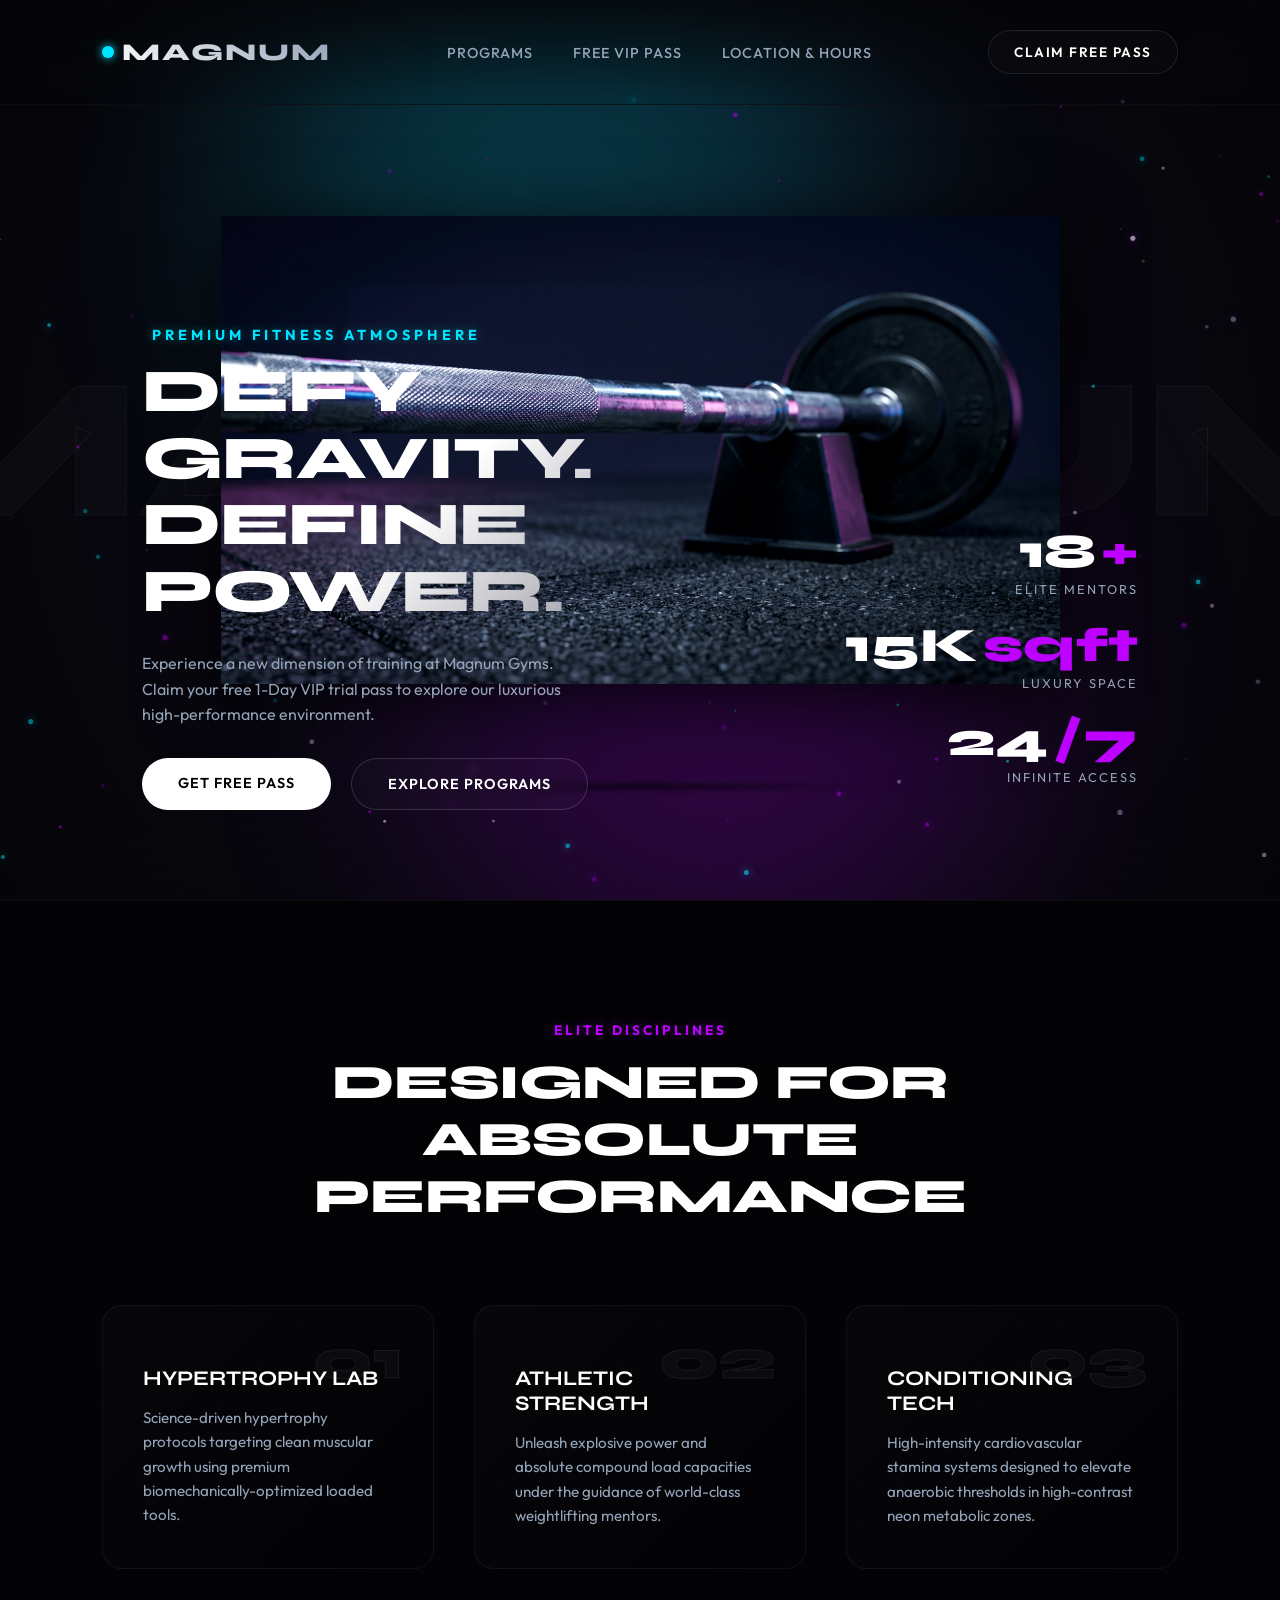
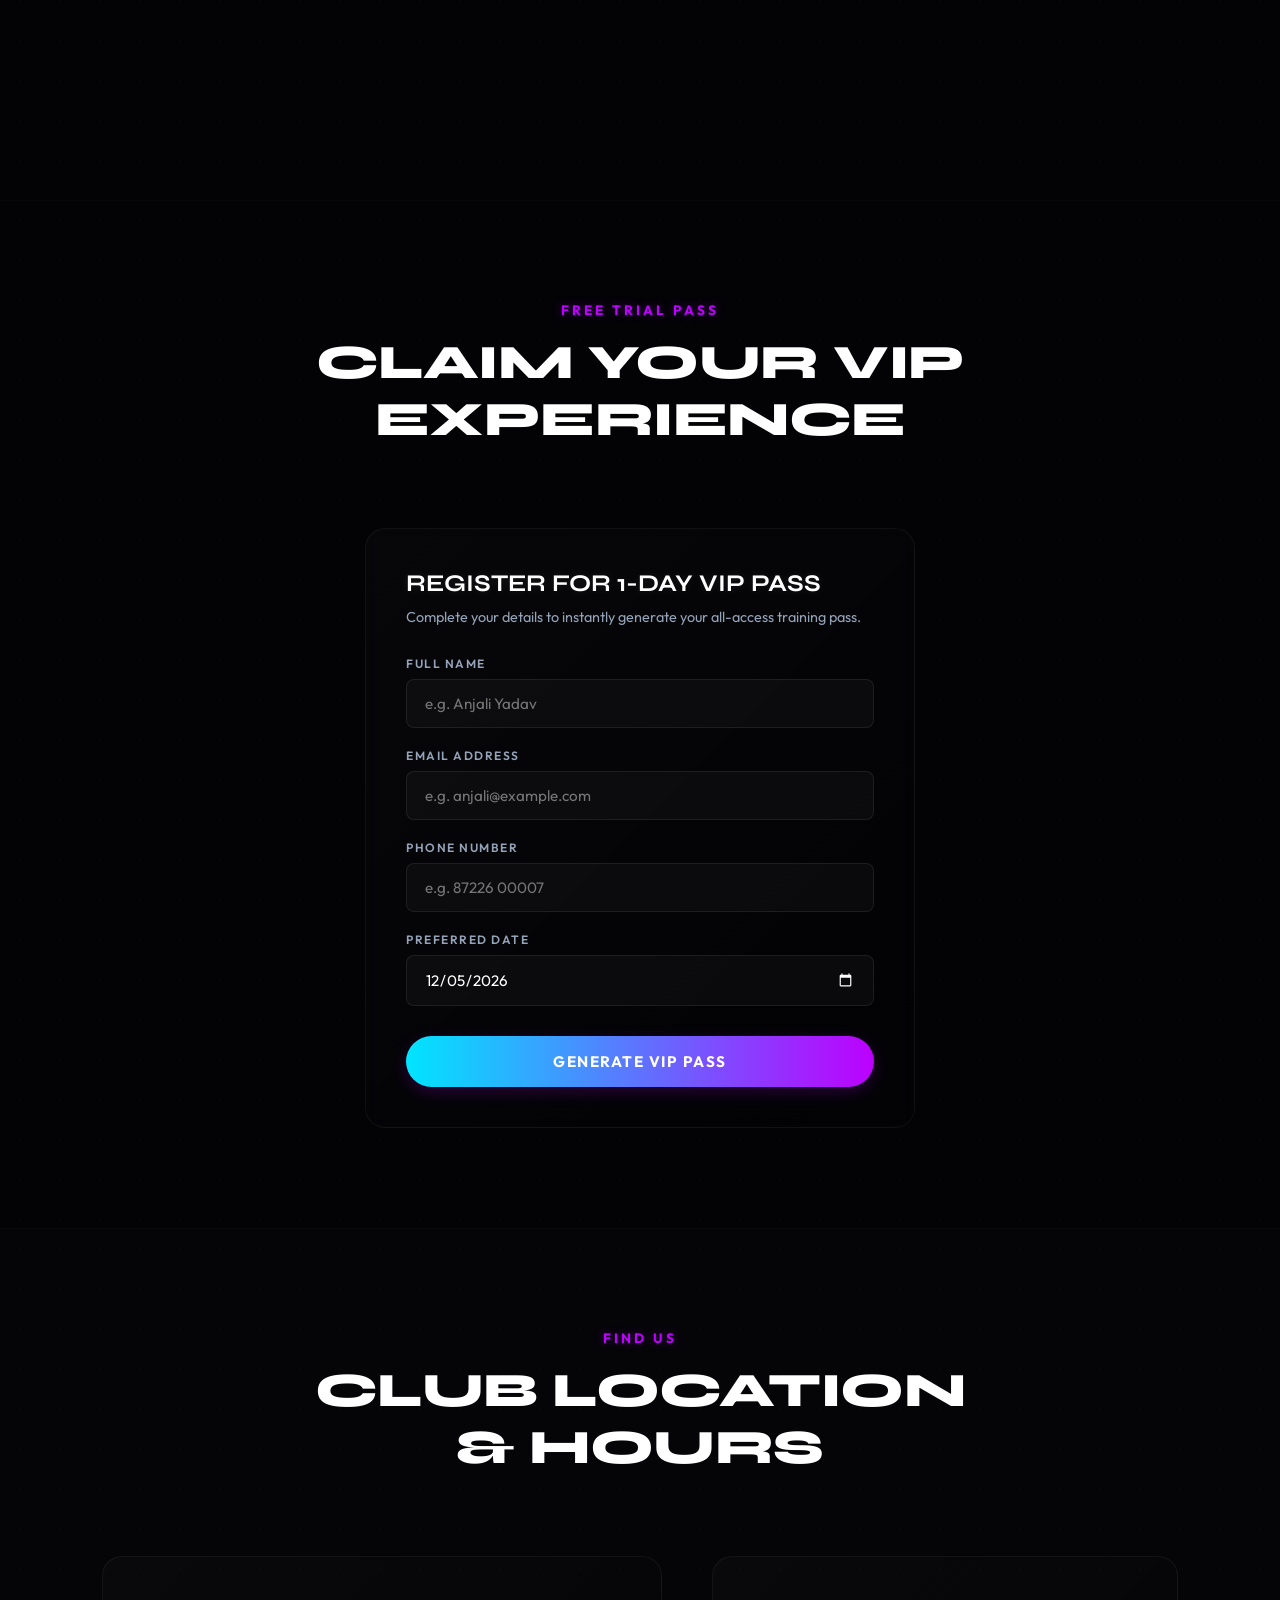
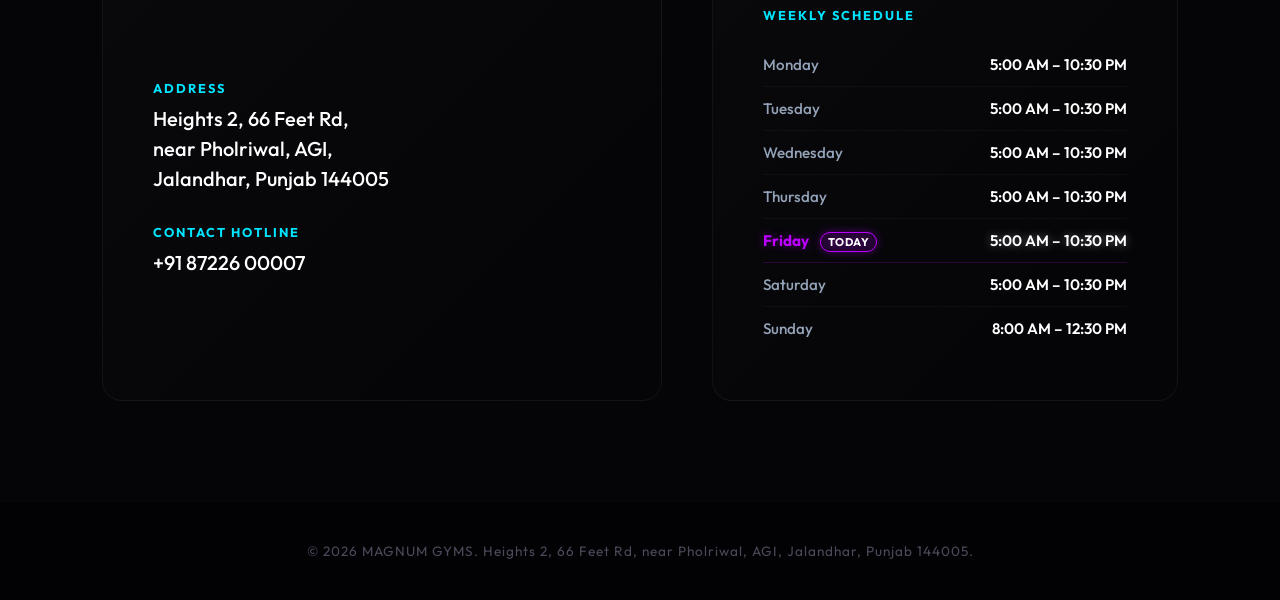
<file: index.html>
<!DOCTYPE html>
<html lang="en">
<head>
    <meta charset="UTF-8">
    <meta name="viewport" content="width=device-width, initial-scale=1.0">
    <title>MAGNUM GYMS | Premium Cinematic Fitness Experience</title>
    <meta name="description" content="Elevate your physical potential with Magnum Gyms. Claim your free 1-Day VIP pass and experience our luxury gym in Jalandhar, Punjab.">
    <link rel="stylesheet" href="style.css">
</head>
<body>

    <!-- Atmospheric elements -->
    <div class="atmosphere">
        <div class="grid-overlay"></div>
        <div class="light-beam light-beam-left"></div>
        <div class="light-beam light-beam-right"></div>
        <div class="ambient-glow glow-blue"></div>
        <div class="ambient-glow glow-purple"></div>
    </div>

    <!-- Interactive Canvas for Floating Dust Particles -->
    <canvas id="dust-canvas"></canvas>

    <!-- Header Navigation -->
    <header>
        <a href="#" class="logo" id="header-logo">Magnum</a>
        <nav>
            <ul>
                <li><a href="#training" id="nav-training">Programs</a></li>
                <li><a href="#free-trial" id="nav-trial">Free VIP Pass</a></li>
                <li><a href="#location" id="nav-location">Location & Hours</a></li>
            </ul>
        </nav>
        <a href="#free-trial" class="cta-header" id="nav-cta">Claim Free Pass</a>
    </header>

    <!-- Hero Viewport -->
    <main>
        <section class="hero" id="hero-section">
            <!-- Background Title for depth -->
            <div class="hero-bg-title" id="bg-depth-title">MAGNUM</div>

            <!-- Floating Barbell Component -->
            <div class="barbell-container" id="barbell-wrapper">
                <img src="Choice_4__Abstract_&_Minimalist_202605291224.jpeg" alt="Anti-gravity Levitating Barbell" class="barbell-image" id="barbell-img">
                <div class="barbell-shadow" id="barbell-floor-shadow"></div>
            </div>

            <!-- Foreground Hero Text & Actions -->
            <div class="hero-content">
                <div class="hero-text-left">
                    <div class="hero-subtitle">
                        <span class="pulse-indicator"></span>
                        Premium Fitness Atmosphere
                    </div>
                    <h1 class="hero-title">Defy Gravity.<br>Define Power.</h1>
                    <p class="hero-desc">Experience a new dimension of training at Magnum Gyms. Claim your free 1-Day VIP trial pass to explore our luxurious high-performance environment.</p>
                    <div class="hero-buttons">
                        <a href="#free-trial" class="btn btn-primary" id="btn-start">Get Free Pass</a>
                        <a href="#training" class="btn btn-secondary" id="btn-explore">Explore Programs</a>
                    </div>
                </div>

                <div class="hero-text-right">
                    <div class="stat-item">
                        <div class="stat-number" id="stat-coaches">18<span>+</span></div>
                        <div class="stat-label">Elite Mentors</div>
                    </div>
                    <div class="stat-item">
                        <div class="stat-number" id="stat-space">15K<span>sqft</span></div>
                        <div class="stat-label">Luxury Space</div>
                    </div>
                    <div class="stat-item">
                        <div class="stat-number" id="stat-sessions">24<span>/7</span></div>
                        <div class="stat-label">Infinite Access</div>
                    </div>
                </div>
            </div>
        </section>

        <!-- Secondary Section for Programs -->
        <section class="secondary-section" id="training">
            <div class="sec-grid-overlay"></div>
            
            <div class="section-header">
                <span class="section-tag">Elite Disciplines</span>
                <h2 class="section-title">Designed for absolute performance</h2>
            </div>

            <div class="cards-container">
                <div class="card" style="--card-glow-color: rgba(0, 229, 255, 0.2); --card-border-color: var(--neon-blue);">
                    <div class="card-num">01</div>
                    <h3 class="card-title">Hypertrophy Lab</h3>
                    <p class="card-desc">Science-driven hypertrophy protocols targeting clean muscular growth using premium biomechanically-optimized loaded tools.</p>
                </div>
                <div class="card" style="--card-glow-color: rgba(189, 0, 255, 0.2); --card-border-color: var(--neon-purple);">
                    <div class="card-num">02</div>
                    <h3 class="card-title">Athletic Strength</h3>
                    <p class="card-desc">Unleash explosive power and absolute compound load capacities under the guidance of world-class weightlifting mentors.</p>
                </div>
                <div class="card" style="--card-glow-color: rgba(0, 229, 255, 0.2); --card-border-color: var(--neon-blue);">
                    <div class="card-num">03</div>
                    <h3 class="card-title">Conditioning Tech</h3>
                    <p class="card-desc">High-intensity cardiovascular stamina systems designed to elevate anaerobic thresholds in high-contrast neon metabolic zones.</p>
                </div>
            </div>
        </section>

        <!-- Free Trial Section -->
        <section class="trial-section" id="free-trial">
            <div class="sec-grid-overlay"></div>
            
            <div class="section-header">
                <span class="section-tag">Free Trial Pass</span>
                <h2 class="section-title">Claim Your VIP Experience</h2>
            </div>

            <div class="trial-container">
                <!-- Registration Form Card -->
                <div class="trial-card" id="trial-form-card">
                    <h3 class="trial-card-title">Register for 1-Day VIP Pass</h3>
                    <p class="trial-card-subtitle">Complete your details to instantly generate your all-access training pass.</p>
                    
                    <form id="free-trial-form">
                        <div class="form-group">
                            <label for="trial-name">Full Name</label>
                            <input type="text" id="trial-name" required placeholder="e.g. Anjali Yadav">
                        </div>
                        <div class="form-group">
                            <label for="trial-email">Email Address</label>
                            <input type="email" id="trial-email" required placeholder="e.g. anjali@example.com">
                        </div>
                        <div class="form-group">
                            <label for="trial-phone">Phone Number</label>
                            <input type="tel" id="trial-phone" required placeholder="e.g. 87226 00007">
                        </div>
                        <div class="form-group">
                            <label for="trial-date">Preferred Date</label>
                            <input type="date" id="trial-date" required>
                        </div>
                        <button type="submit" class="btn-submit" id="btn-submit-trial">Generate VIP Pass</button>
                    </form>
                </div>

                <!-- Digital Ticket Pass Container (Initially Hidden) -->
                <div class="ticket-container" id="vip-ticket" style="display: none;">
                    <div class="ticket-glow"></div>
                    <div class="ticket-body">
                        <div class="ticket-header">
                            <span class="ticket-logo">Magnum</span>
                            <span class="ticket-badge">VIP PASS</span>
                        </div>
                        
                        <div class="ticket-content">
                            <div class="ticket-title">FREE VIP ACCESS</div>
                            
                            <div class="ticket-details">
                                <div class="t-col">
                                    <div class="t-label">HOLDER</div>
                                    <div class="t-val" id="ticket-holder">Anjali Yadav</div>
                                </div>
                                <div class="t-col">
                                    <div class="t-label">PASS ID</div>
                                    <div class="t-val" id="ticket-id">MG-84920</div>
                                </div>
                                <div class="t-col">
                                    <div class="t-label">VALID DATE</div>
                                    <div class="t-val" id="ticket-date">May 30, 2026</div>
                                </div>
                                <div class="t-col">
                                    <div class="t-label">ACCESS STATUS</div>
                                    <div class="t-val" style="color: var(--neon-blue); text-shadow: 0 0 5px var(--neon-blue-glow);">ALL-ACCESS</div>
                                </div>
                            </div>
                        </div>
                        
                        <div class="ticket-footer">
                            <div class="ticket-instructions">Present this generated barcode at the reception desk for instant entrance.</div>
                            <div class="barcode-container">
                                <div class="barcode-stripes"></div>
                                <div class="barcode-number" id="barcode-num">MG-84920-20260530</div>
                            </div>
                        </div>
                    </div>
                </div>
            </div>
        </section>

        <!-- Location, Contact & Hours Section -->
        <section class="location-section" id="location">
            <div class="sec-grid-overlay"></div>
            
            <div class="section-header">
                <span class="section-tag">Find Us</span>
                <h2 class="section-title">Club Location & Hours</h2>
            </div>

            <div class="location-container">
                <!-- Contact Cards -->
                <div class="location-info-card">
                    <div class="contact-item">
                        <div class="contact-label">Address</div>
                        <div class="contact-value">
                            <a href="https://maps.google.com/?q=Magnum+Gyms+Heights+2+66+Feet+Rd+near+Pholriwal+AGI+Jalandhar+Punjab+144005" target="_blank" rel="noopener noreferrer">
                                Heights 2, 66 Feet Rd,<br>
                                near Pholriwal, AGI,<br>
                                Jalandhar, Punjab 144005
                            </a>
                        </div>
                    </div>
                    
                    <div class="contact-item" style="margin-bottom: 0;">
                        <div class="contact-label">Contact Hotline</div>
                        <div class="contact-value">
                            <a href="tel:8722600007">+91 87226 00007</a>
                        </div>
                    </div>
                </div>

                <!-- Hours Card -->
                <div class="location-hours-card">
                    <div class="contact-label" style="margin-bottom: 20px;">Weekly Schedule</div>
                    <ul class="hours-list">
                        <li class="hours-row" data-day="1">
                            <span class="hours-day">Monday</span>
                            <span class="hours-time">5:00 AM – 10:30 PM</span>
                        </li>
                        <li class="hours-row" data-day="2">
                            <span class="hours-day">Tuesday</span>
                            <span class="hours-time">5:00 AM – 10:30 PM</span>
                        </li>
                        <li class="hours-row" data-day="3">
                            <span class="hours-day">Wednesday</span>
                            <span class="hours-time">5:00 AM – 10:30 PM</span>
                        </li>
                        <li class="hours-row" data-day="4">
                            <span class="hours-day">Thursday</span>
                            <span class="hours-time">5:00 AM – 10:30 PM</span>
                        </li>
                        <li class="hours-row" data-day="5">
                            <span class="hours-day">Friday</span>
                            <span class="hours-time">5:00 AM – 10:30 PM</span>
                        </li>
                        <li class="hours-row" data-day="6">
                            <span class="hours-day">Saturday</span>
                            <span class="hours-time">5:00 AM – 10:30 PM</span>
                        </li>
                        <li class="hours-row" data-day="0">
                            <span class="hours-day">Sunday</span>
                            <span class="hours-time">8:00 AM – 12:30 PM</span>
                        </li>
                    </ul>
                </div>
            </div>
        </section>
    </main>

    <!-- Footer -->
    <footer>
        <p>&copy; 2026 MAGNUM GYMS. Heights 2, 66 Feet Rd, near Pholriwal, AGI, Jalandhar, Punjab 144005.</p>
    </footer>

    <!-- Logic Script -->
    <script src="app.js"></script>
</body>
</html>
</file>
<file: style.css>
@import url('https://fonts.googleapis.com/css2?family=Syne:wght@700;800&family=Outfit:wght@300;400;500;700&display=swap');

:root {
    --bg-color: #050508;
    --neon-blue: #00e5ff;
    --neon-blue-glow: rgba(0, 229, 255, 0.4);
    --neon-purple: #bd00ff;
    --neon-purple-glow: rgba(189, 0, 255, 0.4);
    --text-primary: #ffffff;
    --text-secondary: #94a3b8;
    --grid-color: rgba(255, 255, 255, 0.02);
    --font-heading: 'Syne', sans-serif;
    --font-body: 'Outfit', sans-serif;
    --parallax-offset-y: 0px;
    --parallax-offset-x: 0px;
}

* {
    margin: 0;
    padding: 0;
    box-sizing: border-box;
    scroll-behavior: smooth;
}

body {
    background-color: var(--bg-color);
    color: var(--text-primary);
    font-family: var(--font-body);
    overflow-x: hidden;
    min-height: 100vh;
}

/* Custom Scrollbar */
::-webkit-scrollbar {
    width: 8px;
}
::-webkit-scrollbar-track {
    background: #050508;
}
::-webkit-scrollbar-thumb {
    background: #1e1e2f;
    border-radius: 4px;
}
::-webkit-scrollbar-thumb:hover {
    background: var(--neon-blue);
}

/* Background Atmosphere */
.atmosphere {
    position: fixed;
    top: 0;
    left: 0;
    width: 100%;
    height: 100%;
    z-index: 1;
    pointer-events: none;
    overflow: hidden;
    background: radial-gradient(circle at 50% 50%, #0c0a18 0%, #050508 100%);
}

/* 3D Grid floor */
.grid-overlay {
    position: absolute;
    bottom: 0;
    left: 0;
    width: 100%;
    height: 60%;
    background-image: 
        linear-gradient(to right, var(--grid-color) 1px, transparent 1px),
        linear-gradient(to top, var(--grid-color) 1px, transparent 1px);
    background-size: 50px 50px;
    background-position: center bottom;
    transform: perspective(500px) rotateX(60deg) translateZ(0);
    transform-origin: bottom center;
    mask-image: linear-gradient(to top, rgba(0,0,0,1) 0%, rgba(0,0,0,0) 80%);
    -webkit-mask-image: linear-gradient(to top, rgba(0,0,0,1) 0%, rgba(0,0,0,0) 80%);
    opacity: 0.6;
}

/* Volumetric Light Beams */
.light-beam {
    position: absolute;
    width: 40vw;
    height: 100vh;
    opacity: 0.15;
    filter: blur(80px);
    mix-blend-mode: screen;
    pointer-events: none;
    transition: transform 0.1s ease-out;
}

.light-beam-left {
    top: -20%;
    left: -10%;
    background: conic-gradient(from 130deg at top right, var(--neon-blue), transparent 60deg);
    transform: rotate(-15deg);
    animation: pulseBeam 8s infinite alternate ease-in-out;
}

.light-beam-right {
    top: -20%;
    right: -10%;
    background: conic-gradient(from 230deg at top left, var(--neon-purple), transparent 60deg);
    transform: rotate(15deg);
    animation: pulseBeam 8s infinite alternate-reverse ease-in-out;
}

@keyframes pulseBeam {
    0% { opacity: 0.12; }
    100% { opacity: 0.22; }
}

/* Ambient Glow Nodes */
.ambient-glow {
    position: absolute;
    width: 600px;
    height: 600px;
    border-radius: 50%;
    filter: blur(120px);
    opacity: 0.2;
    pointer-events: none;
}

.glow-blue {
    top: -10%;
    left: 20%;
    background: var(--neon-blue);
    animation: floatGlow 15s infinite alternate ease-in-out;
}

.glow-purple {
    bottom: -10%;
    right: 20%;
    background: var(--neon-purple);
    animation: floatGlow 18s infinite alternate-reverse ease-in-out;
}

@keyframes floatGlow {
    0% { transform: translate(0, 0) scale(1); }
    100% { transform: translate(50px, 30px) scale(1.1); }
}

/* Canvas container for dust particles */
#dust-canvas {
    position: fixed;
    top: 0;
    left: 0;
    width: 100%;
    height: 100%;
    z-index: 2;
    pointer-events: none;
}

/* Navigation Bar */
header {
    position: fixed;
    top: 0;
    left: 0;
    width: 100%;
    padding: 30px 8%;
    display: flex;
    justify-content: space-between;
    align-items: center;
    z-index: 100;
    background: linear-gradient(to bottom, rgba(5, 5, 8, 0.8), transparent);
    backdrop-filter: blur(12px);
    border-bottom: 1px solid rgba(255, 255, 255, 0.03);
}

.logo {
    font-family: var(--font-heading);
    font-size: 1.5rem;
    font-weight: 800;
    letter-spacing: 2px;
    text-transform: uppercase;
    background: linear-gradient(45deg, #fff, var(--text-secondary));
    -webkit-background-clip: text;
    -webkit-text-fill-color: transparent;
    display: flex;
    align-items: center;
    gap: 8px;
}

.logo::before {
    content: '';
    display: inline-block;
    width: 12px;
    height: 12px;
    background: var(--neon-blue);
    box-shadow: 0 0 10px var(--neon-blue);
    border-radius: 50%;
}

nav ul {
    display: flex;
    list-style: none;
    gap: 40px;
}

nav a {
    text-decoration: none;
    color: var(--text-secondary);
    font-size: 0.9rem;
    font-weight: 500;
    letter-spacing: 1px;
    text-transform: uppercase;
    transition: all 0.3s ease;
    position: relative;
    padding: 5px 0;
}

nav a::after {
    content: '';
    position: absolute;
    bottom: 0;
    left: 0;
    width: 0;
    height: 1px;
    background: var(--neon-blue);
    box-shadow: 0 0 8px var(--neon-blue);
    transition: width 0.3s ease;
}

nav a:hover {
    color: var(--text-primary);
    text-shadow: 0 0 10px rgba(255,255,255,0.3);
}

nav a:hover::after {
    width: 100%;
}

.cta-header {
    text-decoration: none;
    color: var(--text-primary);
    font-family: var(--font-body);
    font-size: 0.85rem;
    font-weight: 600;
    letter-spacing: 1.5px;
    text-transform: uppercase;
    padding: 12px 25px;
    border: 1px solid rgba(255, 255, 255, 0.1);
    background: rgba(255, 255, 255, 0.02);
    border-radius: 50px;
    transition: all 0.4s cubic-bezier(0.16, 1, 0.3, 1);
    backdrop-filter: blur(5px);
}

.cta-header:hover {
    border-color: var(--neon-blue);
    box-shadow: 0 0 20px var(--neon-blue-glow);
    background: rgba(0, 229, 255, 0.05);
    transform: translateY(-2px);
}

/* Hero Section */
.hero {
    position: relative;
    width: 100%;
    height: 100vh;
    display: flex;
    justify-content: center;
    align-items: center;
    z-index: 3;
    perspective: 1000px;
    overflow: hidden;
}

/* Background Title (Giant behind the barbell) */
.hero-bg-title {
    position: absolute;
    font-family: var(--font-heading);
    font-size: clamp(6rem, 15vw, 18rem);
    font-weight: 900;
    text-transform: uppercase;
    line-height: 0.8;
    letter-spacing: -2px;
    color: rgba(255, 255, 255, 0.02);
    -webkit-text-stroke: 1px rgba(255, 255, 255, 0.05);
    text-align: center;
    user-select: none;
    pointer-events: none;
    z-index: 1;
    transform: translateY(var(--parallax-offset-y)) scale(1.05);
    transition: transform 0.2s cubic-bezier(0.1, 0.8, 0.2, 1);
    white-space: nowrap;
}

/* Container for Barbell and shadow */
.barbell-container {
    position: relative;
    z-index: 3;
    display: flex;
    justify-content: center;
    align-items: center;
    transform-style: preserve-3d;
    transform: translate(var(--parallax-offset-x), var(--parallax-offset-y)) scale(0.9);
    transition: transform 0.2s cubic-bezier(0.1, 0.8, 0.2, 1);
    animation: heroEntrance 2.2s cubic-bezier(0.16, 1, 0.3, 1) forwards;
}

/* Actual Barbell Image */
.barbell-image {
    max-height: 52vh;
    max-width: 85vw;
    width: auto;
    object-fit: contain;
    filter: drop-shadow(0 15px 40px rgba(0, 0, 0, 0.85)) brightness(1.1) contrast(1.05);
    animation: antiGravityFloat 6s infinite ease-in-out;
    transform-style: preserve-3d;
    position: relative;
    user-select: none;
}

/* Reflection / Gloss Overlay */
.barbell-container::after {
    content: '';
    position: absolute;
    top: 15%;
    left: 15%;
    right: 15%;
    bottom: 15%;
    background: linear-gradient(135deg, rgba(255,255,255,0.15) 0%, transparent 50%, transparent 100%);
    pointer-events: none;
    z-index: 4;
    mix-blend-mode: overlay;
    border-radius: 12px;
    animation: glossShimmer 6s infinite ease-in-out;
}

@keyframes glossShimmer {
    0%, 100% { transform: translate3d(0, 0, 10px) rotate(0deg); opacity: 0.3; }
    50% { transform: translate3d(5px, -5px, 10px) rotate(2deg); opacity: 0.6; }
}

/* Realistic Shadow on floor */
.barbell-shadow {
    position: absolute;
    bottom: -120px;
    width: 60%;
    height: 35px;
    background: radial-gradient(ellipse at center, rgba(0, 0, 0, 0.85) 0%, rgba(0, 0, 0, 0) 70%);
    border-radius: 50%;
    filter: blur(10px);
    z-index: 2;
    pointer-events: none;
    transform-style: preserve-3d;
    transform: rotateX(75deg);
    animation: shadowScale 6s infinite ease-in-out;
}

/* Main typography & foreground buttons */
.hero-content {
    position: absolute;
    bottom: 10%;
    width: 100%;
    max-width: 1200px;
    display: flex;
    justify-content: space-between;
    align-items: flex-end;
    padding: 0 8%;
    z-index: 10;
    pointer-events: none;
}

.hero-text-left {
    max-width: 450px;
    pointer-events: auto;
}

.hero-subtitle {
    font-family: var(--font-body);
    color: var(--neon-blue);
    font-size: 0.9rem;
    font-weight: 700;
    text-transform: uppercase;
    letter-spacing: 4px;
    margin-bottom: 15px;
    text-shadow: 0 0 10px var(--neon-blue-glow);
    display: flex;
    align-items: center;
    gap: 10px;
}

.hero-title {
    font-family: var(--font-heading);
    font-size: clamp(2rem, 5vw, 3.8rem);
    font-weight: 800;
    line-height: 1.1;
    text-transform: uppercase;
    letter-spacing: -1px;
    margin-bottom: 25px;
    background: linear-gradient(135deg, #ffffff 60%, #a1a1aa 100%);
    -webkit-background-clip: text;
    -webkit-text-fill-color: transparent;
}

.hero-desc {
    color: var(--text-secondary);
    font-size: 1rem;
    line-height: 1.6;
    margin-bottom: 30px;
}

.hero-buttons {
    display: flex;
    gap: 20px;
}

.btn {
    text-decoration: none;
    display: inline-block;
    padding: 16px 36px;
    border-radius: 50px;
    font-size: 0.9rem;
    font-weight: 600;
    letter-spacing: 1px;
    text-transform: uppercase;
    transition: all 0.4s cubic-bezier(0.16, 1, 0.3, 1);
}

.btn-primary {
    background: var(--text-primary);
    color: #000;
}

.btn-primary:hover {
    background: var(--neon-blue);
    box-shadow: 0 0 25px var(--neon-blue-glow);
    color: #000;
    transform: translateY(-3px);
}

.btn-secondary {
    border: 1px solid rgba(255, 255, 255, 0.15);
    color: var(--text-primary);
    background: rgba(255, 255, 255, 0.02);
    backdrop-filter: blur(5px);
}

.btn-secondary:hover {
    border-color: var(--neon-purple);
    box-shadow: 0 0 25px var(--neon-purple-glow);
    background: rgba(189, 0, 255, 0.05);
    transform: translateY(-3px);
}

.hero-text-right {
    text-align: right;
    max-width: 350px;
}

.stat-item {
    margin-bottom: 25px;
}

.stat-number {
    font-family: var(--font-heading);
    font-size: clamp(2rem, 4vw, 3rem);
    font-weight: 800;
    color: var(--text-primary);
    line-height: 1;
    display: flex;
    justify-content: flex-end;
    align-items: baseline;
    gap: 5px;
}

.stat-number span {
    color: var(--neon-purple);
}

.stat-label {
    color: var(--text-secondary);
    font-size: 0.8rem;
    text-transform: uppercase;
    letter-spacing: 2px;
    margin-top: 5px;
}

/* Secondary Section - Scroll Demonstration & Parallax verification */
.secondary-section {
    position: relative;
    width: 100%;
    min-height: 100vh;
    padding: 120px 8%;
    background: #030306;
    z-index: 5;
    border-top: 1px solid rgba(255, 255, 255, 0.03);
    overflow: hidden;
}

.sec-grid-overlay {
    position: absolute;
    top: 0;
    left: 0;
    width: 100%;
    height: 100%;
    background-image: radial-gradient(rgba(255, 255, 255, 0.015) 1px, transparent 1px);
    background-size: 40px 40px;
    opacity: 0.8;
    pointer-events: none;
}

.section-header {
    text-align: center;
    max-width: 700px;
    margin: 0 auto 80px;
}

.section-tag {
    color: var(--neon-purple);
    font-weight: 700;
    letter-spacing: 3px;
    text-transform: uppercase;
    font-size: 0.85rem;
    margin-bottom: 15px;
    display: block;
    text-shadow: 0 0 10px var(--neon-purple-glow);
}

.section-title {
    font-family: var(--font-heading);
    font-size: clamp(2rem, 4vw, 3rem);
    text-transform: uppercase;
    font-weight: 800;
    letter-spacing: -0.5px;
}

.cards-container {
    display: grid;
    grid-template-columns: repeat(auto-fit, minmax(320px, 1fr));
    gap: 40px;
    position: relative;
    z-index: 6;
}

.card {
    background: linear-gradient(135deg, rgba(255, 255, 255, 0.02) 0%, rgba(255, 255, 255, 0.00) 100%);
    border: 1px solid rgba(255, 255, 255, 0.05);
    padding: 40px;
    border-radius: 20px;
    position: relative;
    overflow: hidden;
    transition: all 0.4s cubic-bezier(0.16, 1, 0.3, 1);
}

.card::before {
    content: '';
    position: absolute;
    top: 0;
    left: 0;
    width: 100%;
    height: 100%;
    background: radial-gradient(circle at top right, var(--card-glow-color, var(--neon-blue-glow)), transparent 60%);
    opacity: 0;
    transition: opacity 0.4s ease;
}

.card:hover::before {
    opacity: 0.3;
}

.card:hover {
    border-color: var(--card-border-color, var(--neon-blue));
    transform: translateY(-8px);
    box-shadow: 0 15px 35px rgba(0, 0, 0, 0.4);
}

.card-num {
    font-family: var(--font-heading);
    font-size: 3.5rem;
    font-weight: 800;
    color: rgba(255,255,255,0.03);
    -webkit-text-stroke: 1px rgba(255,255,255,0.08);
    position: absolute;
    top: 20px;
    right: 30px;
}

.card-title {
    font-family: var(--font-heading);
    font-size: 1.3rem;
    font-weight: 700;
    text-transform: uppercase;
    margin-bottom: 15px;
    margin-top: 20px;
}

.card-desc {
    color: var(--text-secondary);
    font-size: 0.95rem;
    line-height: 1.6;
}

/* Animations */

/* Entrance Animation */
@keyframes heroEntrance {
    0% {
        opacity: 0;
        transform: translate(var(--parallax-offset-x), var(--parallax-offset-y)) scale(0.6) rotateX(25deg);
    }
    100% {
        opacity: 1;
        transform: translate(var(--parallax-offset-x), var(--parallax-offset-y)) scale(1) rotateX(0);
    }
}

/* Floating Animation */
@keyframes antiGravityFloat {
    0% {
        transform: translateY(-10px) rotate3d(1, 1, 0, -2deg) rotateZ(0deg);
    }
    50% {
        transform: translateY(15px) rotate3d(1, 1, 0, 3deg) rotateZ(1deg);
    }
    100% {
        transform: translateY(-10px) rotate3d(1, 1, 0, -2deg) rotateZ(0deg);
    }
}

/* Shadow Syncing with Floating */
@keyframes shadowScale {
    0% {
        transform: rotateX(75deg) scale(0.9);
        opacity: 0.5;
        filter: blur(12px);
    }
    50% {
        transform: rotateX(75deg) scale(1.15);
        opacity: 0.9;
        filter: blur(8px);
    }
    100% {
        transform: rotateX(75deg) scale(0.9);
        opacity: 0.5;
        filter: blur(12px);
    }
}

/* Interactive Footer */
footer {
    width: 100%;
    padding: 40px 8%;
    background: #020204;
    border-top: 1px solid rgba(255, 255, 255, 0.02);
    text-align: center;
    color: #4a4a5a;
    font-size: 0.85rem;
    letter-spacing: 1px;
}

/* Trial Booking Section */
.trial-section {
    position: relative;
    width: 100%;
    padding: 100px 8%;
    background: #030306;
    z-index: 5;
    border-top: 1px solid rgba(255, 255, 255, 0.02);
    overflow: hidden;
}

.trial-container {
    max-width: 900px;
    margin: 0 auto;
    display: flex;
    justify-content: center;
    align-items: center;
    position: relative;
    z-index: 6;
}

.trial-card {
    width: 100%;
    max-width: 550px;
    background: linear-gradient(135deg, rgba(255, 255, 255, 0.02) 0%, rgba(255, 255, 255, 0.00) 100%);
    border: 1px solid rgba(255, 255, 255, 0.05);
    padding: 40px;
    border-radius: 20px;
    backdrop-filter: blur(10px);
    transition: all 0.4s ease;
}

.trial-card-title {
    font-family: var(--font-heading);
    font-size: 1.5rem;
    font-weight: 700;
    text-transform: uppercase;
    margin-bottom: 10px;
    color: #fff;
    text-shadow: 0 0 10px rgba(255,255,255,0.1);
}

.trial-card-subtitle {
    color: var(--text-secondary);
    font-size: 0.9rem;
    margin-bottom: 30px;
}

.form-group {
    margin-bottom: 20px;
    display: flex;
    flex-direction: column;
}

.form-group label {
    font-size: 0.75rem;
    text-transform: uppercase;
    letter-spacing: 1.5px;
    color: var(--text-secondary);
    margin-bottom: 8px;
    font-weight: 600;
}

.form-group input {
    background: rgba(255, 255, 255, 0.03);
    border: 1px solid rgba(255, 255, 255, 0.08);
    border-radius: 8px;
    padding: 14px 18px;
    color: #fff;
    font-family: var(--font-body);
    font-size: 0.95rem;
    outline: none;
    transition: all 0.3s ease;
}

.form-group input:focus {
    border-color: var(--neon-blue);
    background: rgba(0, 229, 255, 0.02);
    box-shadow: 0 0 15px rgba(0, 229, 255, 0.15);
}

.form-group input[type="date"]::-webkit-calendar-picker-indicator {
    filter: invert(1);
    cursor: pointer;
}

.btn-submit {
    width: 100%;
    padding: 16px;
    border-radius: 50px;
    border: none;
    background: linear-gradient(90deg, var(--neon-blue), var(--neon-purple));
    color: #fff;
    font-family: var(--font-body);
    font-size: 0.95rem;
    font-weight: 700;
    letter-spacing: 1.5px;
    text-transform: uppercase;
    cursor: pointer;
    transition: all 0.4s cubic-bezier(0.16, 1, 0.3, 1);
    margin-top: 10px;
    box-shadow: 0 5px 15px rgba(189, 0, 255, 0.2);
}

.btn-submit:hover {
    transform: translateY(-2px);
    box-shadow: 0 8px 25px rgba(0, 229, 255, 0.35);
}

/* Sci-fi Ticket Design */
.ticket-container {
    width: 100%;
    max-width: 500px;
    position: relative;
    background: linear-gradient(135deg, rgba(20, 20, 30, 0.9), rgba(10, 10, 15, 0.95));
    border: 1px solid rgba(189, 0, 255, 0.3);
    border-radius: 24px;
    padding: 30px;
    box-shadow: 0 20px 50px rgba(189, 0, 255, 0.15), 0 0 30px rgba(0, 229, 255, 0.05);
    overflow: hidden;
    animation: ticketReveal 0.6s cubic-bezier(0.16, 1, 0.3, 1) forwards;
}

@keyframes ticketReveal {
    0% { opacity: 0; transform: scale(0.8) rotateY(-20deg); }
    100% { opacity: 1; transform: scale(1) rotateY(0); }
}

.ticket-glow {
    position: absolute;
    top: -20%;
    left: -20%;
    width: 140%;
    height: 140%;
    background: radial-gradient(circle at 30% 20%, rgba(0, 229, 255, 0.15), rgba(189, 0, 255, 0.15), transparent 60%);
    pointer-events: none;
    z-index: 1;
}

.ticket-body {
    position: relative;
    z-index: 2;
    display: flex;
    flex-direction: column;
    gap: 30px;
}

.ticket-header {
    display: flex;
    justify-content: space-between;
    align-items: center;
    border-bottom: 1px dashed rgba(255, 255, 255, 0.15);
    padding-bottom: 20px;
}

.ticket-logo {
    font-family: var(--font-heading);
    font-size: 1.4rem;
    font-weight: 800;
    letter-spacing: 1px;
    text-transform: uppercase;
    color: #fff;
}

.ticket-badge {
    font-size: 0.75rem;
    font-weight: 700;
    letter-spacing: 1px;
    background: linear-gradient(45deg, var(--neon-purple), var(--neon-blue));
    color: #fff;
    padding: 4px 12px;
    border-radius: 20px;
    box-shadow: 0 0 10px var(--neon-purple-glow);
}

.ticket-content {
    display: flex;
    flex-direction: column;
    gap: 20px;
}

.ticket-title {
    font-family: var(--font-heading);
    font-size: 1.6rem;
    font-weight: 800;
    letter-spacing: 1px;
    color: #fff;
    text-align: center;
}

.ticket-details {
    display: grid;
    grid-template-columns: 1fr 1fr;
    gap: 20px;
}

.t-col {
    display: flex;
    flex-direction: column;
    gap: 5px;
}

.t-label {
    font-size: 0.65rem;
    color: var(--text-secondary);
    letter-spacing: 1px;
    text-transform: uppercase;
}

.t-val {
    font-size: 1.05rem;
    font-weight: 600;
    color: #fff;
}

.ticket-footer {
    display: flex;
    flex-direction: column;
    gap: 20px;
    border-top: 1px dashed rgba(255, 255, 255, 0.15);
    padding-top: 25px;
}

.ticket-instructions {
    font-size: 0.8rem;
    color: var(--text-secondary);
    text-align: center;
    line-height: 1.4;
}

.barcode-container {
    display: flex;
    flex-direction: column;
    align-items: center;
    gap: 8px;
    margin-top: 5px;
}

.barcode-stripes {
    width: 100%;
    height: 45px;
    background: repeating-linear-gradient(
        90deg,
        #fff,
        #fff 2px,
        transparent 2px,
        transparent 5px,
        #fff 5px,
        #fff 8px,
        transparent 8px,
        transparent 9px,
        #fff 9px,
        #fff 11px,
        transparent 11px,
        transparent 14px
    );
    opacity: 0.85;
}

.barcode-number {
    font-size: 0.7rem;
    letter-spacing: 3px;
    color: var(--text-secondary);
}

/* Location & Hours Section */
.location-section {
    position: relative;
    width: 100%;
    padding: 100px 8%;
    background: #050508;
    z-index: 5;
    border-top: 1px solid rgba(255, 255, 255, 0.02);
    overflow: hidden;
}

.location-container {
    display: grid;
    grid-template-columns: 1.2fr 1fr;
    gap: 50px;
    max-width: 1200px;
    margin: 0 auto;
    position: relative;
    z-index: 6;
}

.location-info-card {
    background: linear-gradient(135deg, rgba(255, 255, 255, 0.02) 0%, rgba(255, 255, 255, 0.00) 100%);
    border: 1px solid rgba(255, 255, 255, 0.05);
    padding: 50px;
    border-radius: 20px;
    display: flex;
    flex-direction: column;
    justify-content: center;
    transition: all 0.4s cubic-bezier(0.16, 1, 0.3, 1);
}

.location-info-card:hover {
    border-color: var(--neon-blue);
    box-shadow: 0 15px 35px rgba(0, 0, 0, 0.4);
}

.location-hours-card {
    background: linear-gradient(135deg, rgba(255, 255, 255, 0.02) 0%, rgba(255, 255, 255, 0.00) 100%);
    border: 1px solid rgba(255, 255, 255, 0.05);
    padding: 50px;
    border-radius: 20px;
    transition: all 0.4s cubic-bezier(0.16, 1, 0.3, 1);
}

.location-hours-card:hover {
    border-color: var(--neon-purple);
    box-shadow: 0 15px 35px rgba(0, 0, 0, 0.4);
}

.contact-item {
    margin-bottom: 30px;
}

.contact-label {
    color: var(--neon-blue);
    font-size: 0.8rem;
    text-transform: uppercase;
    letter-spacing: 2px;
    margin-bottom: 8px;
    font-weight: 700;
}

.contact-value {
    font-size: 1.25rem;
    color: var(--text-primary);
    line-height: 1.5;
    font-weight: 500;
}

.contact-value a {
    color: var(--text-primary);
    text-decoration: none;
    transition: color 0.3s ease;
}

.contact-value a:hover {
    color: var(--neon-blue);
}

.hours-list {
    list-style: none;
}

.hours-row {
    display: flex;
    justify-content: space-between;
    padding: 12px 0;
    border-bottom: 1px solid rgba(255, 255, 255, 0.03);
    font-size: 0.95rem;
    transition: all 0.3s ease;
}

.hours-row:last-child {
    border-bottom: none;
}

.hours-day {
    color: var(--text-secondary);
    font-weight: 500;
}

.hours-time {
    color: var(--text-primary);
    font-weight: 600;
}

.hours-row.highlight {
    border-bottom-color: rgba(189, 0, 255, 0.2);
}

.hours-row.highlight .hours-day {
    color: var(--neon-purple);
    font-weight: 700;
    text-shadow: 0 0 10px var(--neon-purple-glow);
}

.hours-row.highlight .hours-time {
    color: #fff;
    text-shadow: 0 0 10px rgba(255,255,255,0.4);
}

/* Responsive adjustment */
@media (max-width: 991px) {
    header {
        padding: 20px 5%;
    }
    nav {
        display: none; /* simple display adaptation */
    }
    .hero-content {
        flex-direction: column;
        align-items: center;
        text-align: center;
        bottom: 5%;
        gap: 30px;
        padding: 0 5%;
    }
    .hero-text-left {
        max-width: 100%;
    }
    .hero-buttons {
        justify-content: center;
    }
    .hero-text-right {
        text-align: center;
        max-width: 100%;
    }
    .stat-number {
        justify-content: center;
    }
    .barbell-image {
        max-height: 40vh;
    }
    .barbell-shadow {
        bottom: -70px;
        width: 70%;
    }
    .location-container {
        grid-template-columns: 1fr;
        gap: 30px;
    }
    .location-info-card, .location-hours-card {
        padding: 30px;
    }
}
</file>
